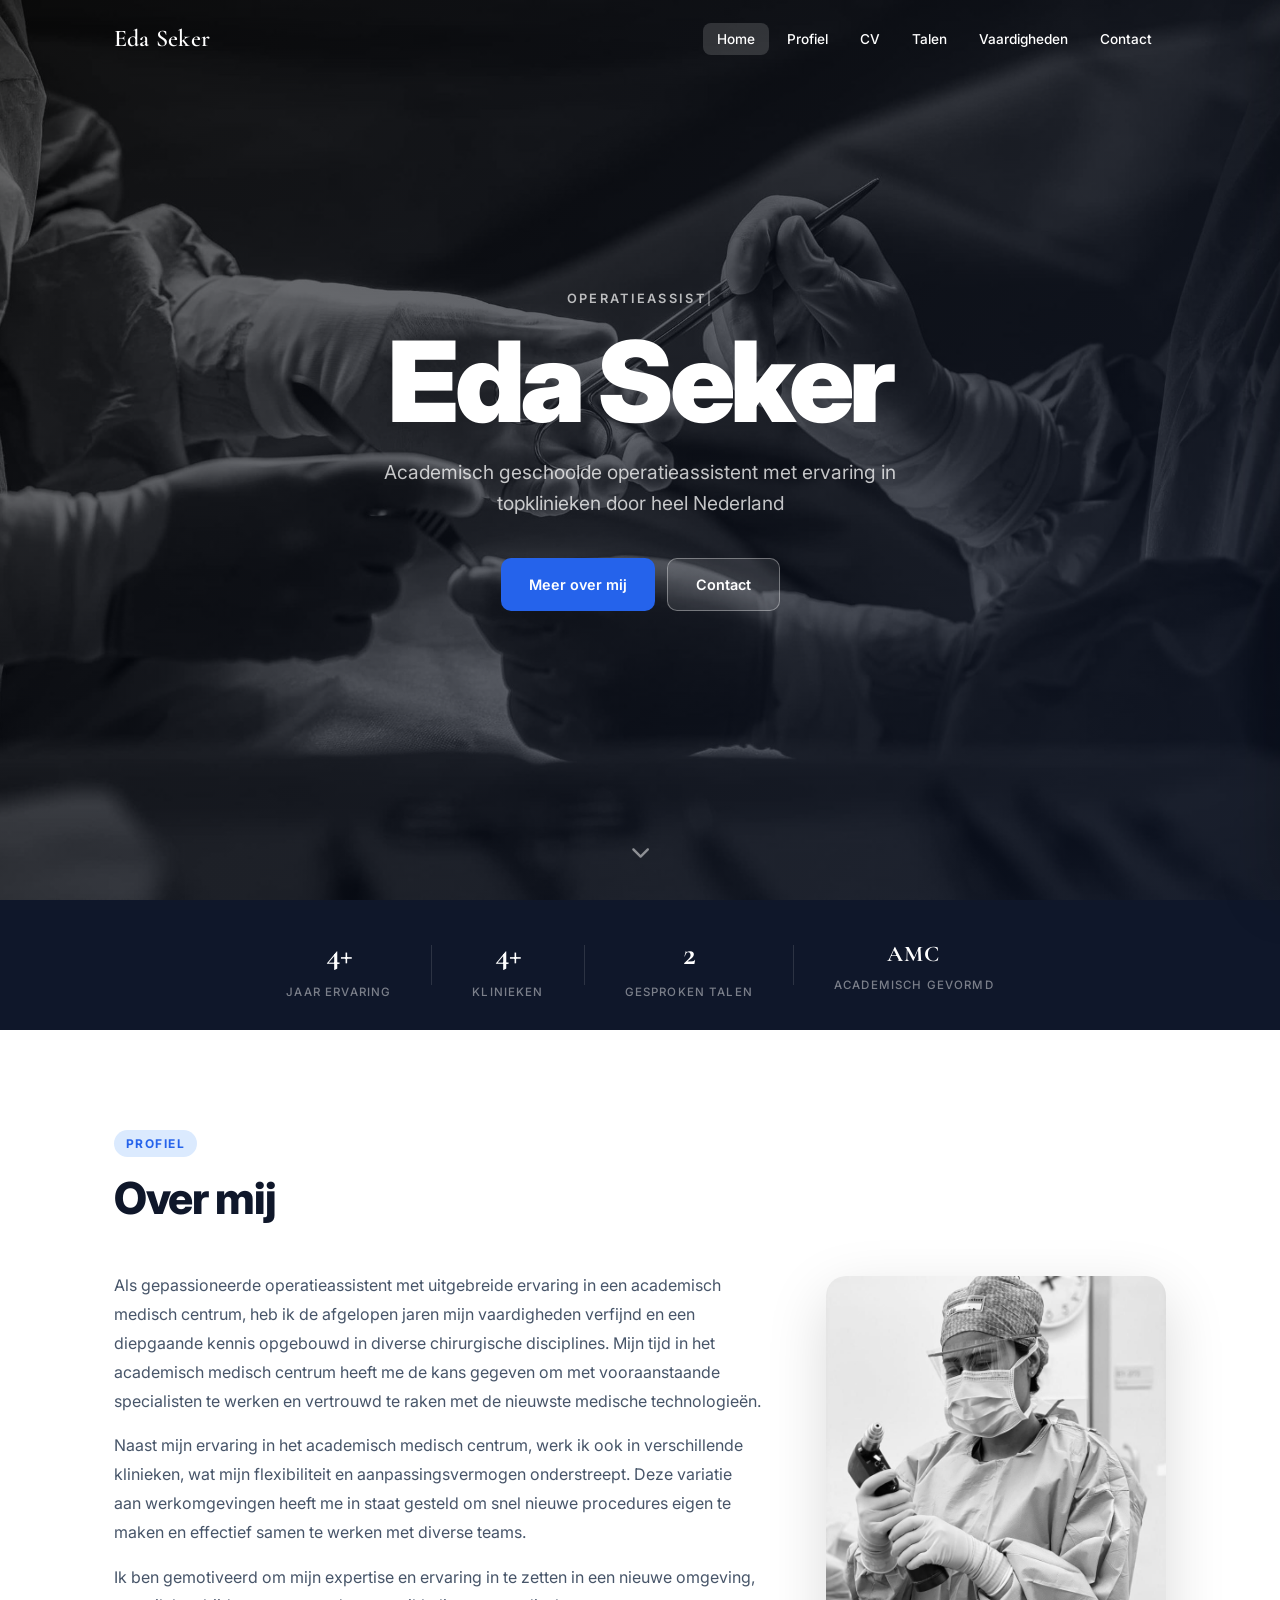
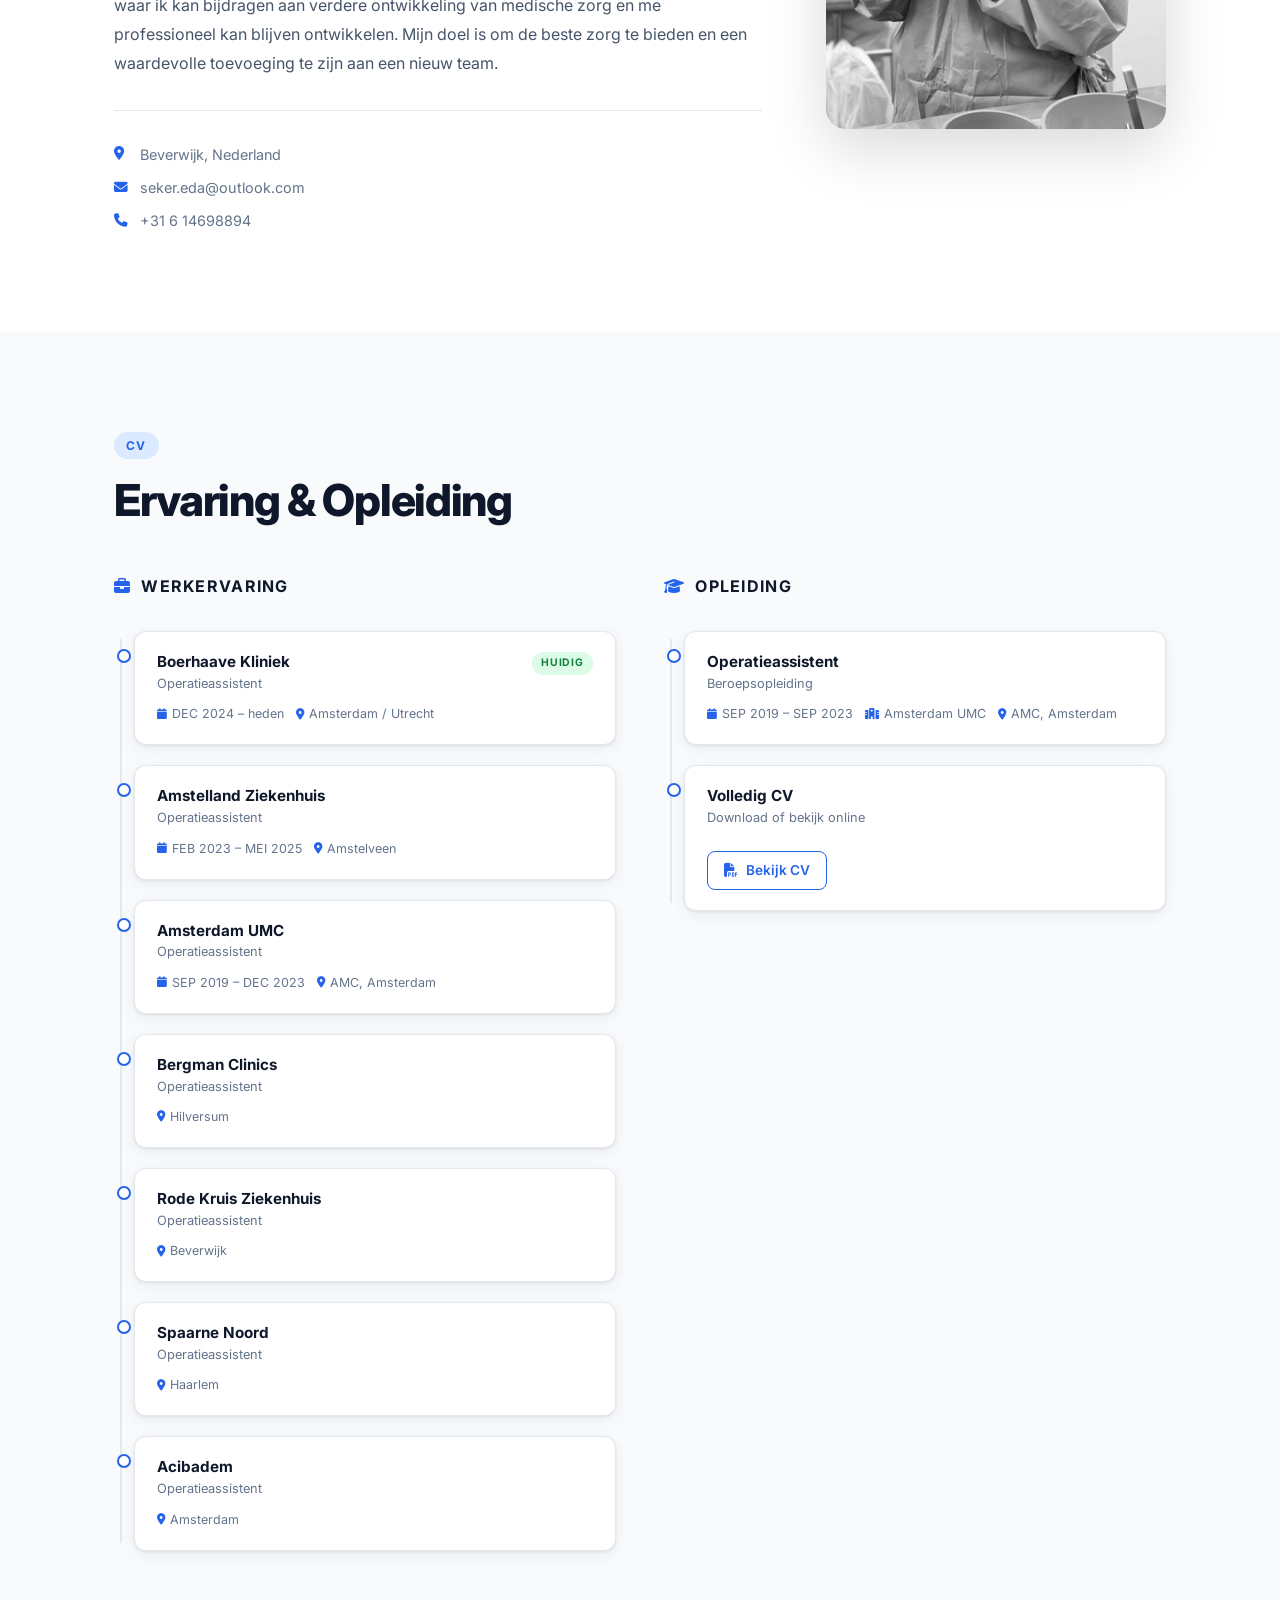
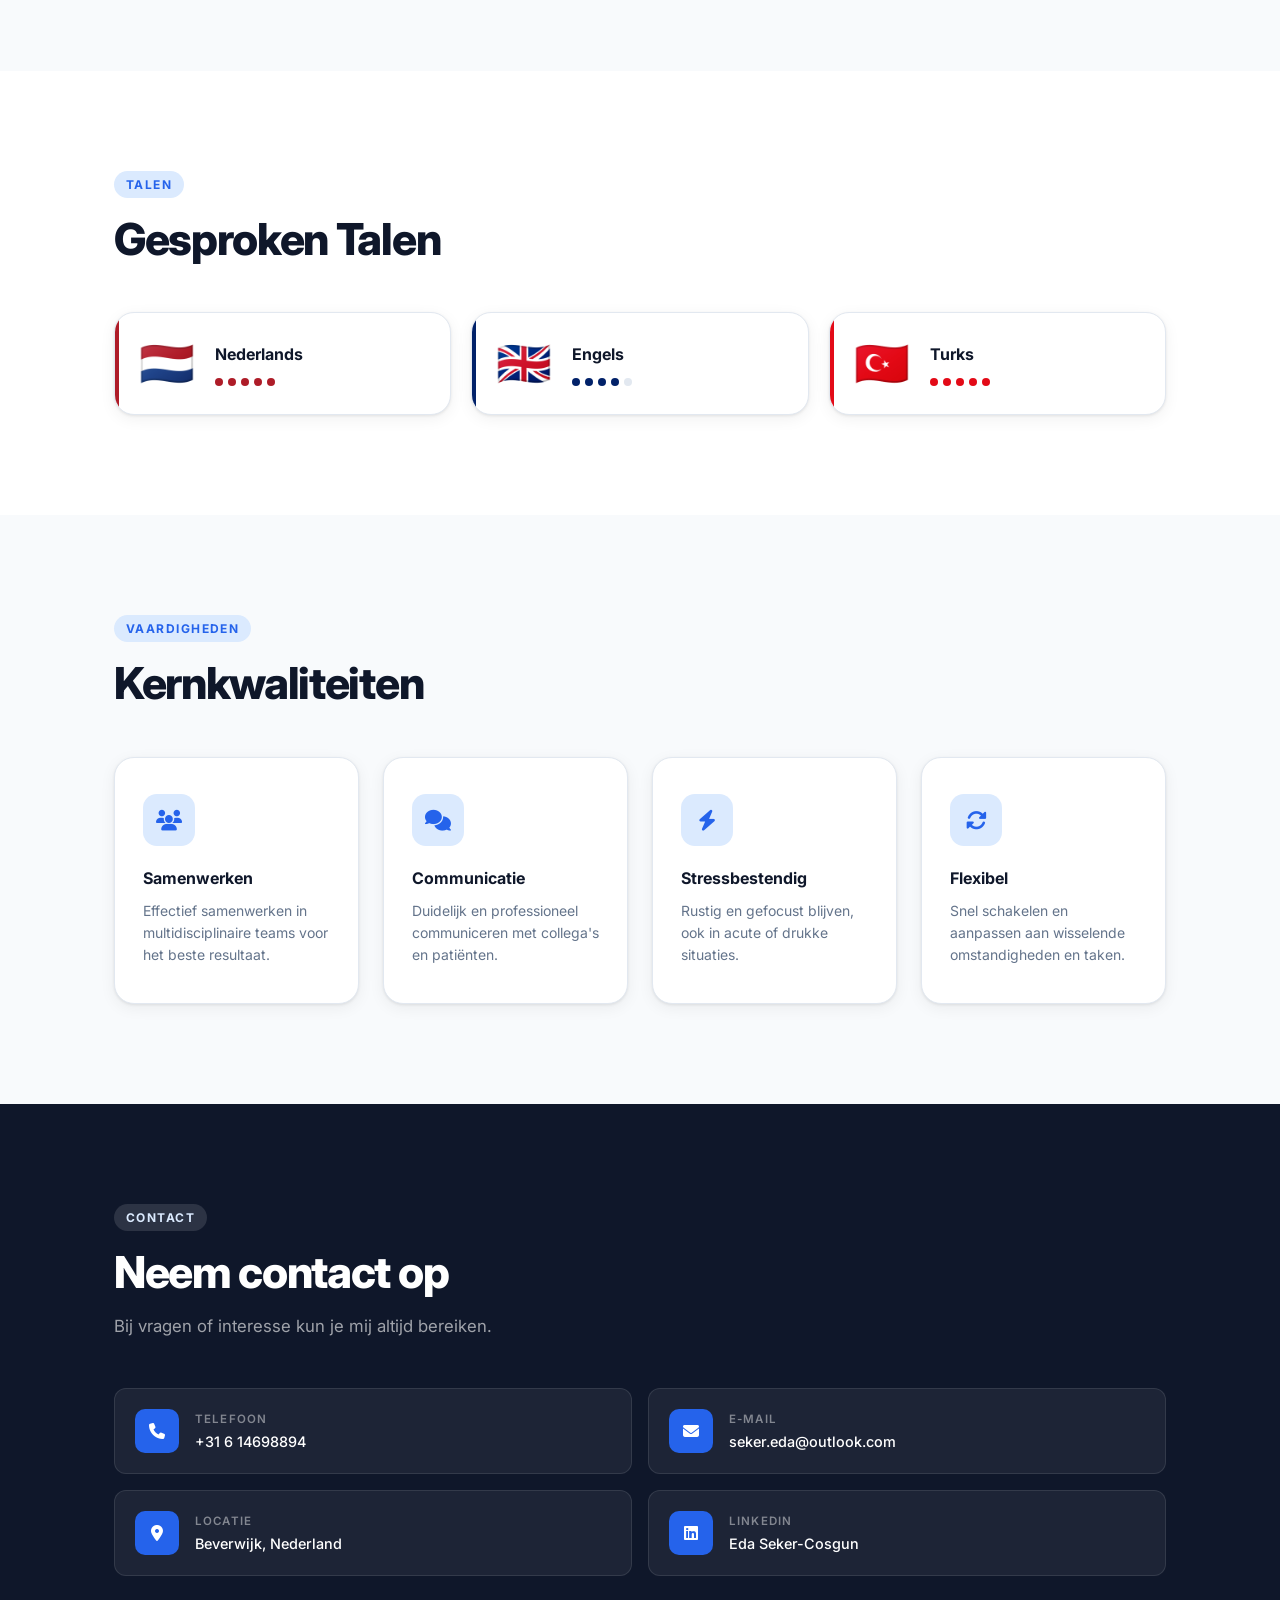
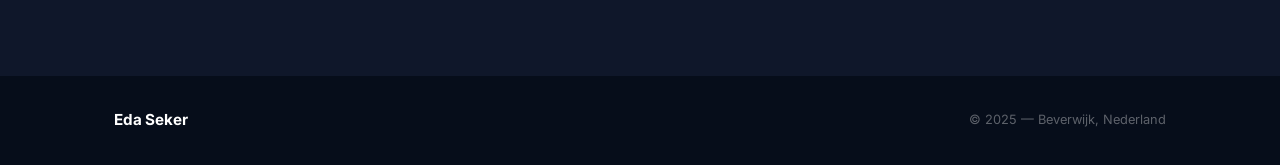
<file: index.html>
<!DOCTYPE html>
<html lang="nl">
<head>
    <meta charset="UTF-8">
    <meta name="viewport" content="width=device-width, initial-scale=1.0">
    <title>Eda Seker — Operatieassistent</title>
    <link rel="preconnect" href="https://fonts.googleapis.com">
    <link rel="preconnect" href="https://fonts.gstatic.com" crossorigin>
    <link href="https://fonts.googleapis.com/css2?family=Inter:wght@300;400;500;600;700;800;900&family=Cormorant+Garamond:wght@400;500;600;700&display=swap" rel="stylesheet">
    <link href="https://cdnjs.cloudflare.com/ajax/libs/font-awesome/6.4.2/css/all.min.css" rel="stylesheet">
    <link href="style.css" rel="stylesheet">
</head>
<body>

    <!-- Progress bar -->
    <div class="progress-bar" id="progressBar"></div>

    <!-- Navigation -->
    <nav class="navbar" id="navbar">
        <div class="nav-container">
            <a class="nav-brand" href="#hero">Eda Seker</a>
            <ul class="nav-links" id="navLinks">
                <li><a href="#hero">Home</a></li>
                <li><a href="#profiel">Profiel</a></li>
                <li><a href="#cv">CV</a></li>
                <li><a href="#talen">Talen</a></li>
                <li><a href="#vaardigheden">Vaardigheden</a></li>
                <li><a href="#contact">Contact</a></li>
            </ul>
            <button class="nav-toggle" id="navToggle" aria-label="Menu">
                <span></span><span></span><span></span>
            </button>
        </div>
    </nav>

    <!-- Mobile drawer overlay (outside navbar to avoid stacking context issues) -->
    <div class="nav-overlay" id="navOverlay"></div>
    <div class="nav-drawer" id="navDrawer">
        <div class="drawer-header">
            <span class="drawer-brand">Eda Seker</span>
            <button class="drawer-close" id="drawerClose" aria-label="Sluiten">
                <i class="fa fa-times"></i>
            </button>
        </div>
        <ul class="drawer-links">
            <li><a href="#hero">Home</a></li>
            <li><a href="#profiel">Profiel</a></li>
            <li><a href="#cv">CV</a></li>
            <li><a href="#talen">Talen</a></li>
            <li><a href="#vaardigheden">Vaardigheden</a></li>
            <li><a href="#contact">Contact</a></li>
        </ul>
        <div class="drawer-footer">
            <a href="https://www.linkedin.com/in/eda-%C5%9Feker-cosgun-8a74a31a0" target="_blank"><i class="fab fa-linkedin"></i></a>
            <a href="mailto:seker.eda@outlook.com"><i class="fa fa-envelope"></i></a>
        </div>
    </div>

    <!-- Hero -->
    <section id="hero">
        <div class="hero-bg"></div>
        <div class="hero-content">
            <p class="hero-eyebrow"><span id="typewriter"></span><span class="cursor">|</span></p>
            <h1 class="hero-name">Eda Seker</h1>
            <p class="hero-sub">Academisch geschoolde operatieassistent met ervaring in topklinieken door heel Nederland</p>
            <div class="hero-actions">
                <a href="#profiel" class="btn btn-primary">Meer over mij</a>
                <a href="#contact" class="btn btn-outline">Contact</a>
            </div>
        </div>
        <a href="#profiel" class="scroll-hint" aria-label="Scroll naar beneden">
            <i class="fa fa-chevron-down"></i>
        </a>
    </section>

    <!-- Stats -->
    <div class="stats-bar">
        <div class="container stats-grid">
            <div class="stat-item">
                <span class="stat-number" data-target="5" data-suffix="+">0</span>
                <span class="stat-label">Jaar Ervaring</span>
            </div>
            <div class="stat-divider"></div>
            <div class="stat-item">
                <span class="stat-number" data-target="5" data-suffix="+">0</span>
                <span class="stat-label">Klinieken</span>
            </div>
            <div class="stat-divider"></div>
            <div class="stat-item">
                <span class="stat-number" data-target="3" data-suffix="">0</span>
                <span class="stat-label">Gesproken Talen</span>
            </div>
            <div class="stat-divider"></div>
            <div class="stat-item">
                <span class="stat-number stat-text">AMC</span>
                <span class="stat-label">Academisch Gevormd</span>
            </div>
        </div>
    </div>

    <!-- Profiel -->
    <section id="profiel">
        <div class="container">
            <div class="section-label">Profiel</div>
            <div class="profiel-grid">
                <div class="profiel-text">
                    <h2 class="section-heading">Over mij</h2>
                    <p>
                        Als gepassioneerde operatieassistent met uitgebreide ervaring in een academisch medisch centrum, heb ik de afgelopen jaren mijn vaardigheden verfijnd en een diepgaande kennis opgebouwd in diverse chirurgische disciplines. Mijn tijd in het academisch medisch centrum heeft me de kans gegeven om met vooraanstaande specialisten te werken en vertrouwd te raken met de nieuwste medische technologieën.
                    </p>
                    <p>
                        Naast mijn ervaring in het academisch medisch centrum, werk ik ook in verschillende klinieken, wat mijn flexibiliteit en aanpassingsvermogen onderstreept. Deze variatie aan werkomgevingen heeft me in staat gesteld om snel nieuwe procedures eigen te maken en effectief samen te werken met diverse teams.
                    </p>
                    <p>
                        Ik ben gemotiveerd om mijn expertise en ervaring in te zetten in een nieuwe omgeving, waar ik kan bijdragen aan verdere ontwikkeling van medische zorg en me professioneel kan blijven ontwikkelen. Mijn doel is om de beste zorg te bieden en een waardevolle toevoeging te zijn aan een nieuw team.
                    </p>
                    <div class="profiel-meta">
                        <div class="meta-item">
                            <i class="fa fa-map-marker-alt"></i>
                            <span>Beverwijk, Nederland</span>
                        </div>
                        <div class="meta-item">
                            <i class="fa fa-envelope"></i>
                            <a href="mailto:seker.eda@outlook.com">seker.eda@outlook.com</a>
                        </div>
                        <div class="meta-item">
                            <i class="fa fa-phone"></i>
                            <a href="tel:+31614698894">+31 6 14698894</a>
                        </div>
                    </div>
                </div>
                <div class="profiel-image">
                    <img src="foto/profiel foto eda.jpeg" alt="Eda Seker">
                </div>
            </div>
        </div>
    </section>

    <!-- CV -->
    <section id="cv" class="section-alt">
        <div class="container">
            <div class="section-label">CV</div>
            <h2 class="section-heading">Ervaring & Opleiding</h2>
            <div class="cv-grid">

                <div class="cv-column">
                    <h3 class="cv-col-title"><i class="fa fa-briefcase"></i> Werkervaring</h3>
                    <div class="timeline">

                        <div class="timeline-item">
                            <div class="timeline-dot"></div>
                            <div class="timeline-card">
                                <div class="timeline-header">
                                    <div>
                                        <h4>Boerhaave Kliniek</h4>
                                        <p class="timeline-role">Operatieassistent</p>
                                    </div>
                                    <span class="timeline-badge current">Huidig</span>
                                </div>
                                <div class="timeline-meta">
                                    <span><i class="fa fa-calendar"></i> DEC 2024 – heden</span>
                                    <span><i class="fa fa-map-marker-alt"></i> Amsterdam / Utrecht</span>
                                </div>
                            </div>
                        </div>

                        <div class="timeline-item">
                            <div class="timeline-dot"></div>
                            <div class="timeline-card">
                                <div class="timeline-header">
                                    <div>
                                        <h4>Amstelland Ziekenhuis</h4>
                                        <p class="timeline-role">Operatieassistent</p>
                                    </div>
                                </div>
                                <div class="timeline-meta">
                                    <span><i class="fa fa-calendar"></i> FEB 2023 – MEI 2025</span>
                                    <span><i class="fa fa-map-marker-alt"></i> Amstelveen</span>
                                </div>
                            </div>
                        </div>

                        <div class="timeline-item">
                            <div class="timeline-dot"></div>
                            <div class="timeline-card">
                                <div class="timeline-header">
                                    <div>
                                        <h4>Amsterdam UMC</h4>
                                        <p class="timeline-role">Operatieassistent</p>
                                    </div>
                                </div>
                                <div class="timeline-meta">
                                    <span><i class="fa fa-calendar"></i> SEP 2019 – DEC 2023</span>
                                    <span><i class="fa fa-map-marker-alt"></i> AMC, Amsterdam</span>
                                </div>
                            </div>
                        </div>

                        <div class="timeline-item">
                            <div class="timeline-dot"></div>
                            <div class="timeline-card">
                                <div class="timeline-header">
                                    <div>
                                        <h4>Bergman Clinics</h4>
                                        <p class="timeline-role">Operatieassistent</p>
                                    </div>
                                </div>
                                <div class="timeline-meta">
                                    <span><i class="fa fa-map-marker-alt"></i> Hilversum</span>
                                </div>
                            </div>
                        </div>

                        <div class="timeline-item">
                            <div class="timeline-dot"></div>
                            <div class="timeline-card">
                                <div class="timeline-header">
                                    <div>
                                        <h4>Rode Kruis Ziekenhuis</h4>
                                        <p class="timeline-role">Operatieassistent</p>
                                    </div>
                                </div>
                                <div class="timeline-meta">
                                    <span><i class="fa fa-map-marker-alt"></i> Beverwijk</span>
                                </div>
                            </div>
                        </div>

                        <div class="timeline-item">
                            <div class="timeline-dot"></div>
                            <div class="timeline-card">
                                <div class="timeline-header">
                                    <div>
                                        <h4>Spaarne Noord</h4>
                                        <p class="timeline-role">Operatieassistent</p>
                                    </div>
                                </div>
                                <div class="timeline-meta">
                                    <span><i class="fa fa-map-marker-alt"></i> Haarlem</span>
                                </div>
                            </div>
                        </div>

                        <div class="timeline-item">
                            <div class="timeline-dot"></div>
                            <div class="timeline-card">
                                <div class="timeline-header">
                                    <div>
                                        <h4>Acibadem</h4>
                                        <p class="timeline-role">Operatieassistent</p>
                                    </div>
                                </div>
                                <div class="timeline-meta">
                                    <span><i class="fa fa-map-marker-alt"></i> Amsterdam</span>
                                </div>
                            </div>
                        </div>

                    </div>
                </div>

                <div class="cv-column">
                    <h3 class="cv-col-title"><i class="fa fa-graduation-cap"></i> Opleiding</h3>
                    <div class="timeline">

                        <div class="timeline-item">
                            <div class="timeline-dot"></div>
                            <div class="timeline-card">
                                <div class="timeline-header">
                                    <div>
                                        <h4>Operatieassistent</h4>
                                        <p class="timeline-role">Beroepsopleiding</p>
                                    </div>
                                </div>
                                <div class="timeline-meta">
                                    <span><i class="fa fa-calendar"></i> SEP 2019 – SEP 2023</span>
                                    <span><i class="fa fa-hospital"></i> Amsterdam UMC</span>
                                    <span><i class="fa fa-map-marker-alt"></i> AMC, Amsterdam</span>
                                </div>
                            </div>
                        </div>

                        <div class="timeline-item">
                            <div class="timeline-dot"></div>
                            <div class="timeline-card">
                                <div class="timeline-header">
                                    <div>
                                        <h4>Volledig CV</h4>
                                        <p class="timeline-role">Download of bekijk online</p>
                                    </div>
                                </div>
                                <a href="CV Eda Seker - Cosgun.pdf-3 kopie.pdf" class="cv-download" target="_blank">
                                    <i class="fa fa-file-pdf"></i> Bekijk CV
                                </a>
                            </div>
                        </div>

                    </div>
                </div>

            </div>
        </div>
    </section>

    <!-- Talen -->
    <section id="talen">
        <div class="container">
            <div class="section-label">Talen</div>
            <h2 class="section-heading">Gesproken Talen</h2>
            <div class="talen-grid">
                <div class="taal-card" style="--card-color: #AE1C28;">
                    <div class="taal-flag-wrap">🇳🇱</div>
                    <div class="taal-info">
                        <h4>Nederlands</h4>
                        <div class="taal-dots">
                            <span class="dot active"></span>
                            <span class="dot active"></span>
                            <span class="dot active"></span>
                            <span class="dot active"></span>
                            <span class="dot active"></span>
                        </div>
                    </div>
                </div>
                <div class="taal-card" style="--card-color: #012169;">
                    <div class="taal-flag-wrap">🇬🇧</div>
                    <div class="taal-info">
                        <h4>Engels</h4>
                        <div class="taal-dots">
                            <span class="dot active"></span>
                            <span class="dot active"></span>
                            <span class="dot active"></span>
                            <span class="dot active"></span>
                            <span class="dot"></span>
                        </div>
                    </div>
                </div>
                <div class="taal-card" style="--card-color: #E30A17;">
                    <div class="taal-flag-wrap">🇹🇷</div>
                    <div class="taal-info">
                        <h4>Turks</h4>
                        <div class="taal-dots">
                            <span class="dot active"></span>
                            <span class="dot active"></span>
                            <span class="dot active"></span>
                            <span class="dot active"></span>
                            <span class="dot active"></span>
                        </div>
                    </div>
                </div>
            </div>
        </div>
    </section>

    <!-- Vaardigheden -->
    <section id="vaardigheden" class="section-alt">
        <div class="container">
            <div class="section-label">Vaardigheden</div>
            <h2 class="section-heading">Kernkwaliteiten</h2>
            <div class="vaard-grid">
                <div class="vaard-card">
                    <div class="vaard-icon"><i class="fa fa-users"></i></div>
                    <h4>Samenwerken</h4>
                    <p>Effectief samenwerken in multidisciplinaire teams voor het beste resultaat.</p>
                </div>
                <div class="vaard-card">
                    <div class="vaard-icon"><i class="fa fa-comments"></i></div>
                    <h4>Communicatie</h4>
                    <p>Duidelijk en professioneel communiceren met collega's en patiënten.</p>
                </div>
                <div class="vaard-card">
                    <div class="vaard-icon"><i class="fa fa-bolt"></i></div>
                    <h4>Stressbestendig</h4>
                    <p>Rustig en gefocust blijven, ook in acute of drukke situaties.</p>
                </div>
                <div class="vaard-card">
                    <div class="vaard-icon"><i class="fa fa-sync-alt"></i></div>
                    <h4>Flexibel</h4>
                    <p>Snel schakelen en aanpassen aan wisselende omstandigheden en taken.</p>
                </div>
            </div>
        </div>
    </section>

    <!-- Contact -->
    <section id="contact">
        <div class="container">
            <div class="section-label light">Contact</div>
            <h2 class="section-heading light">Neem contact op</h2>
            <p class="contact-sub">Bij vragen of interesse kun je mij altijd bereiken.</p>
            <div class="contact-grid">
                <a href="tel:+31614698894" class="contact-card">
                    <div class="contact-icon"><i class="fa fa-phone"></i></div>
                    <div>
                        <p class="contact-label">Telefoon</p>
                        <p class="contact-value">+31 6 14698894</p>
                    </div>
                </a>
                <a href="mailto:seker.eda@outlook.com" class="contact-card">
                    <div class="contact-icon"><i class="fa fa-envelope"></i></div>
                    <div>
                        <p class="contact-label">E-mail</p>
                        <p class="contact-value">seker.eda@outlook.com</p>
                    </div>
                </a>
                <a href="https://g.co/kgs/1zv9Vzh" target="_blank" class="contact-card">
                    <div class="contact-icon"><i class="fa fa-map-marker-alt"></i></div>
                    <div>
                        <p class="contact-label">Locatie</p>
                        <p class="contact-value">Beverwijk, Nederland</p>
                    </div>
                </a>
                <a href="https://www.linkedin.com/in/eda-%C5%9Feker-cosgun-8a74a31a0" target="_blank" class="contact-card">
                    <div class="contact-icon"><i class="fab fa-linkedin"></i></div>
                    <div>
                        <p class="contact-label">LinkedIn</p>
                        <p class="contact-value">Eda Seker-Cosgun</p>
                    </div>
                </a>
            </div>
        </div>
    </section>

    <!-- Back to top -->
    <button class="back-to-top" id="backToTop" aria-label="Terug naar boven">
        <i class="fa fa-chevron-up"></i>
    </button>

    <!-- Footer -->
    <footer>
        <div class="container footer-inner">
            <p class="footer-name">Eda Seker</p>
            <p class="footer-copy">&copy; 2025 — Beverwijk, Nederland</p>
        </div>
    </footer>

    <script>
        // ── Navbar / progress bar / back to top ──
        const navbar    = document.getElementById('navbar');
        const progressBar = document.getElementById('progressBar');
        const backToTop = document.getElementById('backToTop');

        window.addEventListener('scroll', () => {
            navbar.classList.toggle('scrolled', window.scrollY > 50);
            const total = document.documentElement.scrollHeight - window.innerHeight;
            progressBar.style.width = (window.scrollY / total * 100) + '%';
            backToTop.classList.toggle('visible', window.scrollY > 400);
            const sections = document.querySelectorAll('section[id]');
            let current = '';
            sections.forEach(s => { if (window.scrollY >= s.offsetTop - 120) current = s.id; });
            document.querySelectorAll('.nav-links a').forEach(a => {
                a.classList.toggle('active', a.getAttribute('href') === '#' + current);
            });
        });

        backToTop.addEventListener('click', () => window.scrollTo({ top: 0, behavior: 'smooth' }));


        // ── Mobile nav toggle ──
        const toggle  = document.getElementById('navToggle');
        const drawer  = document.getElementById('navDrawer');
        const overlay = document.getElementById('navOverlay');

        function closeNav() {
            drawer.classList.remove('open');
            toggle.classList.remove('open');
            overlay.classList.remove('open');
        }

        toggle.addEventListener('click', () => {
            const isOpen = drawer.classList.toggle('open');
            toggle.classList.toggle('open');
            overlay.classList.toggle('open', isOpen);
        });

        overlay.addEventListener('click', closeNav);
        document.getElementById('drawerClose').addEventListener('click', closeNav);

        document.querySelectorAll('.drawer-links a').forEach(a => {
            a.addEventListener('click', closeNav);
        });

        // ── Fade-in on scroll ──
        const observer = new IntersectionObserver((entries) => {
            entries.forEach(e => { if (e.isIntersecting) e.target.classList.add('visible'); });
        }, { threshold: 0.1 });
        document.querySelectorAll('.timeline-item, .taal-card, .vaard-card, .contact-card, .profiel-grid').forEach(el => observer.observe(el));

        // ── Counter animation ──
        const counterObserver = new IntersectionObserver((entries) => {
            entries.forEach(e => {
                if (!e.isIntersecting) return;
                const el = e.target;
                const target = +el.dataset.target;
                const suffix = el.dataset.suffix || '';
                const duration = 1200;
                const step = duration / target;
                let current = 0;
                const timer = setInterval(() => {
                    current++;
                    el.textContent = current + suffix;
                    if (current >= target) clearInterval(timer);
                }, step);
                counterObserver.unobserve(el);
            });
        }, { threshold: 0.5 });
        document.querySelectorAll('.stat-number[data-target]').forEach(el => counterObserver.observe(el));

        // ── Typewriter effect ──
        const words  = ['Operatieassistent', 'Teamspeler', 'Afgestudeerd aan het AMC', 'Flexibel Inzetbaar'];
        const twEl   = document.getElementById('typewriter');
        let wi = 0, ci = 0, deleting = false;

        function type() {
            const word = words[wi];
            twEl.textContent = deleting ? word.substring(0, ci--) : word.substring(0, ci++);
            let delay = deleting ? 60 : 100;
            if (!deleting && ci === word.length + 1) { delay = 1800; deleting = true; }
            else if (deleting && ci === 0)            { deleting = false; wi = (wi + 1) % words.length; delay = 300; }
            setTimeout(type, delay);
        }
        setTimeout(type, 800);

    </script>

</body>
</html>
</file>
<file: style.css>
/* ===== Reset & Base ===== */
*, *::before, *::after { box-sizing: border-box; margin: 0; padding: 0; }

:root {
    --navy:    #0f172a;
    --navy-80: rgba(15,23,42,0.8);
    --slate:   #475569;
    --blue:    #2563eb;
    --blue-light: #dbeafe;
    --bg:      #ffffff;
    --bg-alt:  #f8fafc;
    --border:  #e2e8f0;
    --text:    #1e293b;
    --muted:   #64748b;
    --white:   #ffffff;
    --radius:  12px;
    --shadow:  0 1px 3px rgba(0,0,0,0.08), 0 4px 16px rgba(0,0,0,0.06);
    --shadow-hover: 0 8px 32px rgba(37,99,235,0.12), 0 2px 8px rgba(0,0,0,0.08);
    --font: 'Inter', -apple-system, BlinkMacSystemFont, sans-serif;
    --transition: 0.25s cubic-bezier(0.4, 0, 0.2, 1);
}

html { scroll-behavior: smooth; }

body {
    font-family: var(--font);
    color: var(--text);
    background: var(--bg);
    line-height: 1.6;
    -webkit-font-smoothing: antialiased;
}

a { text-decoration: none; color: inherit; }
img { display: block; max-width: 100%; }

/* ===== Layout ===== */
.container {
    max-width: 1100px;
    margin: 0 auto;
    padding: 0 24px;
}

section {
    padding: 100px 0;
}

.section-alt {
    background: var(--bg-alt);
}

.section-label {
    display: inline-block;
    font-size: 0.75rem;
    font-weight: 700;
    letter-spacing: 0.12em;
    text-transform: uppercase;
    color: var(--blue);
    background: var(--blue-light);
    padding: 4px 12px;
    border-radius: 100px;
    margin-bottom: 16px;
}

.section-label.light {
    color: var(--blue-light);
    background: rgba(255,255,255,0.12);
}

.section-heading {
    font-size: clamp(2rem, 4vw, 2.75rem);
    font-weight: 800;
    color: var(--navy);
    letter-spacing: -0.03em;
    line-height: 1.15;
    margin-bottom: 48px;
}

.section-heading.light {
    color: var(--white);
}

/* ===== Progress Bar ===== */
.progress-bar {
    position: fixed;
    top: 0;
    left: 0;
    height: 3px;
    width: 0%;
    background: var(--blue);
    z-index: 2000;
    transition: width 0.1s linear;
}

/* ===== Navbar ===== */
.navbar {
    position: fixed;
    top: 0;
    left: 0;
    right: 0;
    z-index: 1003;
    padding: 20px 0;
    transition: all var(--transition);
}

.navbar.scrolled {
    background: rgba(255,255,255,0.95);
    backdrop-filter: blur(12px);
    -webkit-backdrop-filter: blur(12px);
    padding: 14px 0;
    box-shadow: 0 1px 0 var(--border);
}

.nav-container {
    max-width: 1100px;
    margin: 0 auto;
    padding: 0 24px;
    display: flex;
    align-items: center;
    justify-content: space-between;
    position: relative;
    z-index: 1001;
}

.nav-brand {
    font-family: 'Cormorant Garamond', Georgia, serif;
    font-size: 1.5rem;
    font-weight: 600;
    letter-spacing: 0.01em;
    color: var(--white);
    transition: opacity var(--transition);
}

.navbar.scrolled .nav-brand {
    color: var(--navy);
}

.nav-brand:hover { opacity: 0.75; }

.nav-links {
    display: flex;
    list-style: none;
    gap: 4px;
}

.nav-links a {
    font-size: 0.85rem;
    font-weight: 500;
    padding: 8px 14px;
    border-radius: 8px;
    color: var(--white);
    transition: all var(--transition);
}

.navbar.scrolled .nav-links a {
    color: var(--slate);
}

.nav-links a:hover {
    background: rgba(255,255,255,0.12);
    color: var(--white);
}

.navbar.scrolled .nav-links a:hover {
    background: var(--blue-light);
    color: var(--blue);
}

/* Mobile toggle */
.nav-toggle {
    display: none;
    flex-direction: column;
    gap: 5px;
    background: none;
    border: none;
    cursor: pointer;
    padding: 4px;
}

.nav-toggle span {
    display: block;
    width: 24px;
    height: 2px;
    background: var(--white);
    border-radius: 2px;
    transition: all var(--transition);
}

.navbar.scrolled .nav-toggle span { background: var(--navy); }

/* Typewriter cursor */
.cursor {
    display: inline-block;
    color: rgba(255,255,255,0.7);
    animation: blink 0.8s step-end infinite;
    font-weight: 300;
    margin-left: 1px;
}

@keyframes blink {
    0%, 100% { opacity: 1; }
    50%       { opacity: 0; }
}

/* Active nav link */
.nav-links a.active {
    background: rgba(255,255,255,0.15);
}
.navbar.scrolled .nav-links a.active {
    background: var(--blue-light);
    color: var(--blue);
}

/* ===== Stats Bar ===== */
.stats-bar {
    background: var(--navy);
    padding: 0;
}

.stats-grid {
    display: flex;
    align-items: center;
    justify-content: center;
    flex-wrap: wrap;
}

.stat-item {
    display: flex;
    flex-direction: column;
    align-items: center;
    padding: 28px 40px;
    gap: 4px;
}

.stat-number {
    font-size: 2rem;
    font-weight: 800;
    color: var(--white);
    letter-spacing: -0.03em;
    font-family: 'Cormorant Garamond', Georgia, serif;
}

.stat-number.stat-text {
    font-size: 1.4rem;
    letter-spacing: 0.05em;
}

.stat-label {
    font-size: 0.72rem;
    font-weight: 500;
    text-transform: uppercase;
    letter-spacing: 0.1em;
    color: rgba(255,255,255,0.45);
}

.stat-divider {
    width: 1px;
    height: 40px;
    background: rgba(255,255,255,0.12);
}


/* ===== Back to top ===== */
.back-to-top {
    position: fixed;
    bottom: 32px;
    right: 32px;
    width: 44px;
    height: 44px;
    background: var(--blue);
    color: var(--white);
    border: none;
    border-radius: 12px;
    font-size: 0.9rem;
    cursor: pointer;
    box-shadow: 0 4px 20px rgba(37,99,235,0.4);
    opacity: 0;
    transform: translateY(12px);
    transition: all var(--transition);
    z-index: 999;
    display: flex;
    align-items: center;
    justify-content: center;
}

.back-to-top.visible {
    opacity: 1;
    transform: translateY(0);
}

.back-to-top:hover {
    background: #1d4ed8;
    transform: translateY(-3px);
    box-shadow: 0 8px 28px rgba(37,99,235,0.5);
}

/* ===== Hero ===== */
#hero {
    position: relative;
    min-height: 100vh;
    display: flex;
    align-items: center;
    justify-content: center;
    padding: 0 24px;
    overflow: hidden;
}

.hero-bg {
    position: absolute;
    inset: 0;
    background: linear-gradient(135deg, rgba(0,0,0,0.55) 0%, rgba(15,23,42,0.75) 100%),
                url('foto/OK_achtergrond.jpeg') center/cover no-repeat;
    z-index: 0;
}

.hero-content {
    position: relative;
    z-index: 1;
    text-align: center;
    max-width: 780px;
    animation: fadeUp 0.9s ease both;
}

.hero-eyebrow {
    font-size: 0.8rem;
    font-weight: 600;
    letter-spacing: 0.18em;
    text-transform: uppercase;
    color: rgba(255,255,255,0.7);
    margin-bottom: 16px;
}

.hero-name {
    font-size: clamp(3.5rem, 10vw, 7rem);
    font-weight: 900;
    letter-spacing: -0.04em;
    line-height: 1;
    color: var(--white);
    margin-bottom: 20px;
}

.hero-sub {
    font-size: clamp(1rem, 2.5vw, 1.2rem);
    color: rgba(255,255,255,0.75);
    max-width: 520px;
    margin: 0 auto 40px;
    line-height: 1.6;
    font-weight: 400;
}

.hero-actions {
    display: flex;
    gap: 12px;
    justify-content: center;
    flex-wrap: wrap;
}

.btn {
    display: inline-flex;
    align-items: center;
    gap: 8px;
    padding: 14px 28px;
    border-radius: 10px;
    font-size: 0.9rem;
    font-weight: 600;
    transition: all var(--transition);
    cursor: pointer;
}

.btn-primary {
    background: var(--blue);
    color: var(--white);
}

.btn-primary:hover {
    background: #1d4ed8;
    transform: translateY(-2px);
    box-shadow: 0 8px 24px rgba(37,99,235,0.35);
}

.btn-outline {
    background: rgba(255,255,255,0.1);
    color: var(--white);
    border: 1.5px solid rgba(255,255,255,0.35);
    backdrop-filter: blur(8px);
}

.btn-outline:hover {
    background: rgba(255,255,255,0.2);
    border-color: rgba(255,255,255,0.6);
    transform: translateY(-2px);
}

.scroll-hint {
    position: absolute;
    bottom: 32px;
    left: 50%;
    transform: translateX(-50%);
    z-index: 1;
    color: rgba(255,255,255,0.5);
    font-size: 1.2rem;
    animation: bounce 2s ease infinite;
    transition: color var(--transition);
}

.scroll-hint:hover { color: rgba(255,255,255,0.9); }

/* ===== Profiel ===== */
.profiel-grid {
    display: grid;
    grid-template-columns: 1fr 340px;
    gap: 64px;
    align-items: center;
    opacity: 0;
    transform: translateY(24px);
    transition: opacity 0.6s ease, transform 0.6s ease;
}

.profiel-grid.visible {
    opacity: 1;
    transform: none;
}

.profiel-text p {
    color: var(--slate);
    font-size: 1rem;
    line-height: 1.8;
    margin-bottom: 16px;
}

.profiel-meta {
    display: flex;
    flex-direction: column;
    gap: 10px;
    margin-top: 32px;
    padding-top: 32px;
    border-top: 1px solid var(--border);
}

.meta-item {
    display: flex;
    align-items: center;
    gap: 10px;
    font-size: 0.9rem;
    color: var(--muted);
}

.meta-item i {
    width: 16px;
    color: var(--blue);
    font-size: 0.85rem;
}

.meta-item a {
    color: var(--muted);
    transition: color var(--transition);
}

.meta-item a:hover { color: var(--blue); }

.profiel-image img {
    width: 100%;
    aspect-ratio: 3/4;
    object-fit: cover;
    border-radius: 20px;
    box-shadow: 0 20px 60px rgba(0,0,0,0.15);
    transition: transform var(--transition), box-shadow var(--transition);
}

.profiel-image img:hover {
    transform: scale(1.02) rotate(-1deg);
    box-shadow: 0 28px 72px rgba(0,0,0,0.2);
}

/* ===== CV / Timeline ===== */
.cv-grid {
    display: grid;
    grid-template-columns: 1fr 1fr;
    gap: 48px;
}

.cv-col-title {
    font-size: 1rem;
    font-weight: 700;
    color: var(--navy);
    text-transform: uppercase;
    letter-spacing: 0.08em;
    margin-bottom: 32px;
    display: flex;
    align-items: center;
    gap: 10px;
}

.cv-col-title i {
    color: var(--blue);
}

.timeline {
    position: relative;
    padding-left: 20px;
}

.timeline::before {
    content: '';
    position: absolute;
    left: 6px;
    top: 8px;
    bottom: 8px;
    width: 2px;
    background: var(--border);
}

.timeline-item {
    position: relative;
    margin-bottom: 20px;
    opacity: 0;
    transform: translateX(-12px);
    transition: opacity 0.5s ease, transform 0.5s ease;
}

.timeline-item.visible {
    opacity: 1;
    transform: none;
}

.timeline-item:nth-child(2) { transition-delay: 0.1s; }
.timeline-item:nth-child(3) { transition-delay: 0.2s; }
.timeline-item:nth-child(4) { transition-delay: 0.3s; }
.timeline-item:nth-child(5) { transition-delay: 0.4s; }

.timeline-dot {
    position: absolute;
    left: -17px;
    top: 18px;
    width: 14px;
    height: 14px;
    border-radius: 50%;
    background: var(--white);
    border: 2.5px solid var(--blue);
    z-index: 1;
    transition: background var(--transition);
}

.timeline-item:hover .timeline-dot {
    background: var(--blue);
}

.timeline-card {
    background: var(--bg);
    border: 1px solid var(--border);
    border-radius: var(--radius);
    padding: 20px 22px;
    transition: all var(--transition);
    box-shadow: var(--shadow);
}

.section-alt .timeline-card {
    background: var(--white);
}

.timeline-card:hover {
    border-color: var(--blue);
    box-shadow: var(--shadow-hover);
    transform: translateX(4px);
}

.timeline-header {
    display: flex;
    justify-content: space-between;
    align-items: flex-start;
    gap: 8px;
    margin-bottom: 10px;
}

.timeline-header h4 {
    font-size: 0.95rem;
    font-weight: 700;
    color: var(--navy);
    line-height: 1.3;
}

.timeline-role {
    font-size: 0.8rem;
    color: var(--muted);
    margin-top: 2px;
}

.timeline-badge {
    font-size: 0.65rem;
    font-weight: 700;
    letter-spacing: 0.08em;
    text-transform: uppercase;
    padding: 3px 9px;
    border-radius: 100px;
    white-space: nowrap;
    flex-shrink: 0;
}

.timeline-badge.current {
    background: #dcfce7;
    color: #15803d;
}

.timeline-meta {
    display: flex;
    flex-wrap: wrap;
    gap: 12px;
    font-size: 0.78rem;
    color: var(--muted);
}

.timeline-meta span {
    display: flex;
    align-items: center;
    gap: 5px;
}

.timeline-meta i {
    color: var(--blue);
    font-size: 0.7rem;
}

.cv-download {
    display: inline-flex;
    align-items: center;
    gap: 8px;
    margin-top: 12px;
    font-size: 0.85rem;
    font-weight: 600;
    color: var(--blue);
    padding: 8px 16px;
    border: 1.5px solid var(--blue);
    border-radius: 8px;
    transition: all var(--transition);
}

.cv-download:hover {
    background: var(--blue);
    color: var(--white);
}

/* ===== Talen ===== */
.talen-grid {
    display: grid;
    grid-template-columns: repeat(3, 1fr);
    gap: 20px;
}

.taal-card {
    background: var(--white);
    border: 1px solid var(--border);
    border-radius: 20px;
    padding: 28px 24px;
    display: flex;
    align-items: center;
    gap: 20px;
    transition: all var(--transition);
    box-shadow: var(--shadow);
    opacity: 0;
    transform: translateY(20px);
    position: relative;
    overflow: hidden;
}

.taal-card::before {
    content: '';
    position: absolute;
    left: 0;
    top: 0;
    bottom: 0;
    width: 4px;
    background: var(--card-color, var(--blue));
    border-radius: 20px 0 0 20px;
    transition: width var(--transition);
}

.taal-card:hover::before {
    width: 8px;
}

.taal-card.visible {
    opacity: 1;
    transform: none;
}

.taal-card:nth-child(2) { transition-delay: 0.1s; }
.taal-card:nth-child(3) { transition-delay: 0.2s; }

.taal-card:hover {
    box-shadow: var(--shadow-hover);
    transform: translateY(-4px);
    border-color: var(--border);
}

.taal-flag-wrap {
    font-size: 2.8rem;
    line-height: 1;
    flex-shrink: 0;
}

.taal-info {
    display: flex;
    flex-direction: column;
    gap: 4px;
}

.taal-card h4 {
    font-size: 1rem;
    font-weight: 700;
    color: var(--navy);
}

.taal-card p {
    font-size: 0.78rem;
    color: var(--muted);
    text-transform: uppercase;
    letter-spacing: 0.07em;
    font-weight: 500;
}

.taal-dots {
    display: flex;
    gap: 5px;
    margin-top: 6px;
}

.dot {
    width: 8px;
    height: 8px;
    border-radius: 50%;
    background: var(--border);
    transition: background var(--transition);
}

.dot.active {
    background: var(--card-color, var(--blue));
}

@media (max-width: 768px) {
    .talen-grid {
        grid-template-columns: 1fr;
    }
}

/* ===== Vaardigheden ===== */
.vaard-grid {
    display: grid;
    grid-template-columns: repeat(auto-fit, minmax(220px, 1fr));
    gap: 24px;
}

.vaard-card {
    background: var(--white);
    border: 1px solid var(--border);
    border-radius: 20px;
    padding: 36px 28px;
    transition: all var(--transition);
    box-shadow: var(--shadow);
    opacity: 0;
    transform: translateY(20px);
}

.vaard-card.visible {
    opacity: 1;
    transform: none;
}

.vaard-card:nth-child(2) { transition-delay: 0.1s; }
.vaard-card:nth-child(3) { transition-delay: 0.2s; }
.vaard-card:nth-child(4) { transition-delay: 0.3s; }

.vaard-card:hover {
    border-color: var(--blue);
    box-shadow: var(--shadow-hover);
    transform: translateY(-6px);
}

.vaard-icon {
    width: 52px;
    height: 52px;
    background: var(--blue-light);
    border-radius: 14px;
    display: flex;
    align-items: center;
    justify-content: center;
    margin-bottom: 20px;
    transition: background var(--transition);
}

.vaard-icon i {
    font-size: 1.3rem;
    color: var(--blue);
    transition: color var(--transition);
}

.vaard-card:hover .vaard-icon {
    background: var(--blue);
}

.vaard-card:hover .vaard-icon i {
    color: var(--white);
}

.vaard-card h4 {
    font-size: 1rem;
    font-weight: 700;
    color: var(--navy);
    margin-bottom: 8px;
}

.vaard-card p {
    font-size: 0.875rem;
    color: var(--muted);
    line-height: 1.6;
}

/* ===== Contact ===== */
#contact {
    background: var(--navy);
    background-image: linear-gradient(135deg, rgba(0,0,0,0.6) 0%, rgba(15,23,42,0.9) 100%),
                      url('foto/OK_achtergrond.jpeg') center/cover no-repeat;
    color: var(--white);
}

.contact-sub {
    color: rgba(255,255,255,0.6);
    font-size: 1.05rem;
    margin-top: -32px;
    margin-bottom: 48px;
}

.contact-grid {
    display: grid;
    grid-template-columns: repeat(2, 1fr);
    gap: 16px;
}

.contact-card {
    display: flex;
    align-items: center;
    gap: 16px;
    background: rgba(255,255,255,0.06);
    border: 1px solid rgba(255,255,255,0.1);
    border-radius: var(--radius);
    padding: 20px 20px;
    transition: all var(--transition);
    opacity: 0;
    transform: translateY(16px);
    min-width: 0;
}

.contact-card.visible {
    opacity: 1;
    transform: none;
}

.contact-card:nth-child(2) { transition-delay: 0.1s; }
.contact-card:nth-child(3) { transition-delay: 0.2s; }
.contact-card:nth-child(4) { transition-delay: 0.3s; }

.contact-card:hover {
    background: rgba(255,255,255,0.1);
    border-color: rgba(255,255,255,0.25);
    transform: translateY(-4px);
}

.contact-icon {
    width: 44px;
    height: 44px;
    background: var(--blue);
    border-radius: 10px;
    display: flex;
    align-items: center;
    justify-content: center;
    flex-shrink: 0;
}

.contact-icon i {
    color: var(--white);
    font-size: 1rem;
}

.contact-card > div {
    min-width: 0;
}

.contact-label {
    font-size: 0.72rem;
    font-weight: 600;
    text-transform: uppercase;
    letter-spacing: 0.1em;
    color: rgba(255,255,255,0.45);
    margin-bottom: 2px;
}

.contact-value {
    font-size: 0.9rem;
    font-weight: 500;
    color: var(--white);
}

/* ===== Footer ===== */
footer {
    background: #060d1a;
    padding: 32px 0;
}

.footer-inner {
    display: flex;
    align-items: center;
    justify-content: space-between;
}

.footer-name {
    font-size: 0.95rem;
    font-weight: 700;
    color: var(--white);
    letter-spacing: -0.01em;
}

.footer-copy {
    font-size: 0.8rem;
    color: rgba(255,255,255,0.35);
}

/* ===== Animations ===== */
@keyframes fadeUp {
    from { opacity: 0; transform: translateY(32px); }
    to   { opacity: 1; transform: translateY(0); }
}

@keyframes bounce {
    0%, 100% { transform: translateX(-50%) translateY(0); }
    50%       { transform: translateX(-50%) translateY(8px); }
}

/* ===== Responsive ===== */

/* Mobile drawer — lives outside navbar, no stacking context issues */
.nav-overlay {
    display: none;
    position: fixed;
    inset: 0;
    background: rgba(0,0,0,0.45);
    z-index: 1010;
}
.nav-overlay.open { display: block; }

.nav-drawer {
    position: fixed;
    top: 0;
    right: 0;
    width: 72%;
    max-width: 300px;
    height: 100%;
    background: #ffffff;
    display: flex;
    flex-direction: column;
    z-index: 1011;
    transform: translateX(100%);
    transition: transform 0.35s cubic-bezier(0.4, 0, 0.2, 1);
    box-shadow: -12px 0 48px rgba(0,0,0,0.15);
}

.nav-drawer.open { transform: translateX(0); }

.drawer-header {
    display: flex;
    align-items: center;
    justify-content: space-between;
    padding: 24px 28px;
    border-bottom: 1px solid #e2e8f0;
}

.drawer-brand {
    font-family: 'Cormorant Garamond', Georgia, serif;
    font-size: 1.3rem;
    font-weight: 600;
    color: #0f172a;
}

.drawer-close {
    background: none;
    border: none;
    width: 36px;
    height: 36px;
    border-radius: 8px;
    display: flex;
    align-items: center;
    justify-content: center;
    cursor: pointer;
    color: #64748b;
    font-size: 1rem;
    transition: all 0.2s;
}

.drawer-close:hover {
    background: #f1f5f9;
    color: #0f172a;
}

.drawer-links {
    list-style: none;
    padding: 16px 0;
    flex: 1;
}

.drawer-links li a {
    display: flex;
    align-items: center;
    padding: 14px 28px;
    font-size: 0.95rem;
    font-weight: 600;
    color: #1e293b;
    text-decoration: none;
    transition: all 0.2s;
    border-radius: 0;
    letter-spacing: 0.01em;
}

.drawer-links li a:hover {
    color: #2563eb;
    background: #eff6ff;
    padding-left: 36px;
}

.drawer-footer {
    padding: 20px 28px;
    border-top: 1px solid #e2e8f0;
    display: flex;
    gap: 16px;
}

.drawer-footer a {
    width: 38px;
    height: 38px;
    border-radius: 9px;
    background: #f1f5f9;
    display: flex;
    align-items: center;
    justify-content: center;
    color: #475569;
    font-size: 1rem;
    transition: all 0.2s;
    text-decoration: none;
}

.drawer-footer a:hover {
    background: #2563eb;
    color: #ffffff;
}

/* =============================================
   RESPONSIVE — alle breakpoints op één plek
   ============================================= */

/* Tablet landscape & kleine desktop (max 1024px) */
@media (max-width: 1024px) {
    .container { padding: 0 32px; }
    .profiel-grid { gap: 48px; }
    .stat-item { padding: 28px 24px; }
}

/* Tablet (max 900px) — profiel & cv stapelen */
@media (max-width: 900px) {
    .profiel-grid {
        grid-template-columns: 1fr;
        gap: 40px;
    }
    .profiel-image {
        order: -1;
        max-width: 200px;
        margin: 0 auto;
    }
    .profiel-image img {
        aspect-ratio: 1 / 1;
        border-radius: 50%;
    }
    .cv-grid { grid-template-columns: 1fr; }
    .talen-grid { grid-template-columns: 1fr; }
}

/* Mobiel (max 768px) — drawer nav, kleinere padding */
@media (max-width: 768px) {
    section { padding: 64px 0; }
    .container { padding: 0 20px; }

    /* Navbar */
    .nav-links { display: none; }
    .nav-toggle { display: flex; }
    .nav-toggle.open span:nth-child(1) { transform: translateY(7px) rotate(45deg); }
    .nav-toggle.open span:nth-child(2) { opacity: 0; }
    .nav-toggle.open span:nth-child(3) { transform: translateY(-7px) rotate(-45deg); }
    .navbar { background: rgba(15,23,42,0.92); }
    .navbar.scrolled { background: #ffffff; }

    /* Hero */
    .hero-sub { font-size: 0.95rem; max-width: 100%; }
    .hero-actions { flex-direction: column; align-items: center; }
    .btn { width: 100%; max-width: 280px; justify-content: center; }

    /* Stats — 2×2 grid */
    .stats-grid {
        display: grid;
        grid-template-columns: 1fr 1fr;
        gap: 0;
    }
    .stat-divider { display: none; }
    .stat-item {
        padding: 22px 12px;
        border-bottom: 1px solid rgba(255,255,255,0.08);
    }
    .stats-grid > .stat-item:nth-child(1),
    .stats-grid > .stat-item:nth-child(5) {
        border-right: 1px solid rgba(255,255,255,0.08);
    }
    .stat-number { font-size: 1.6rem; }
    .stat-label { font-size: 0.63rem; }

    /* CV timeline cards */
    .timeline-meta { flex-direction: column; gap: 4px; }

    /* Contact */
    .contact-grid { grid-template-columns: 1fr; }

    /* Vaardigheden */
    .vaard-grid { grid-template-columns: 1fr 1fr; }

    /* Footer */
    .footer-inner { flex-direction: column; gap: 8px; text-align: center; }
}

/* Kleine telefoon (max 480px) */
@media (max-width: 480px) {
    section { padding: 56px 0; }
    .container { padding: 0 16px; }

    .section-heading { font-size: 1.75rem; margin-bottom: 28px; }

    /* Hero */
    .hero-eyebrow { font-size: 0.7rem; }
    .scroll-hint { bottom: 20px; }

    /* Stats */
    .stat-number { font-size: 1.4rem; }
    .stat-item { padding: 18px 8px; }

    /* Profiel */
    .profiel-image { max-width: 160px; }
    .profiel-text p { font-size: 0.9rem; }

    /* CV */
    .cv-col-title { font-size: 0.85rem; }
    .timeline-card { padding: 16px; }
    .timeline-header h4 { font-size: 0.88rem; }

    /* Talen */
    .taal-flag-wrap { font-size: 2.2rem; }

    /* Vaardigheden — 1 kolom op zeer kleine schermen */
    .vaard-grid { grid-template-columns: 1fr; }
    .vaard-card { padding: 28px 20px; }

    /* Contact */
    .contact-card { padding: 16px; gap: 12px; }
    .contact-icon { width: 38px; height: 38px; }
    .contact-value { font-size: 0.82rem; }

    /* Back to top */
    .back-to-top { bottom: 20px; right: 16px; }
}
</file>
